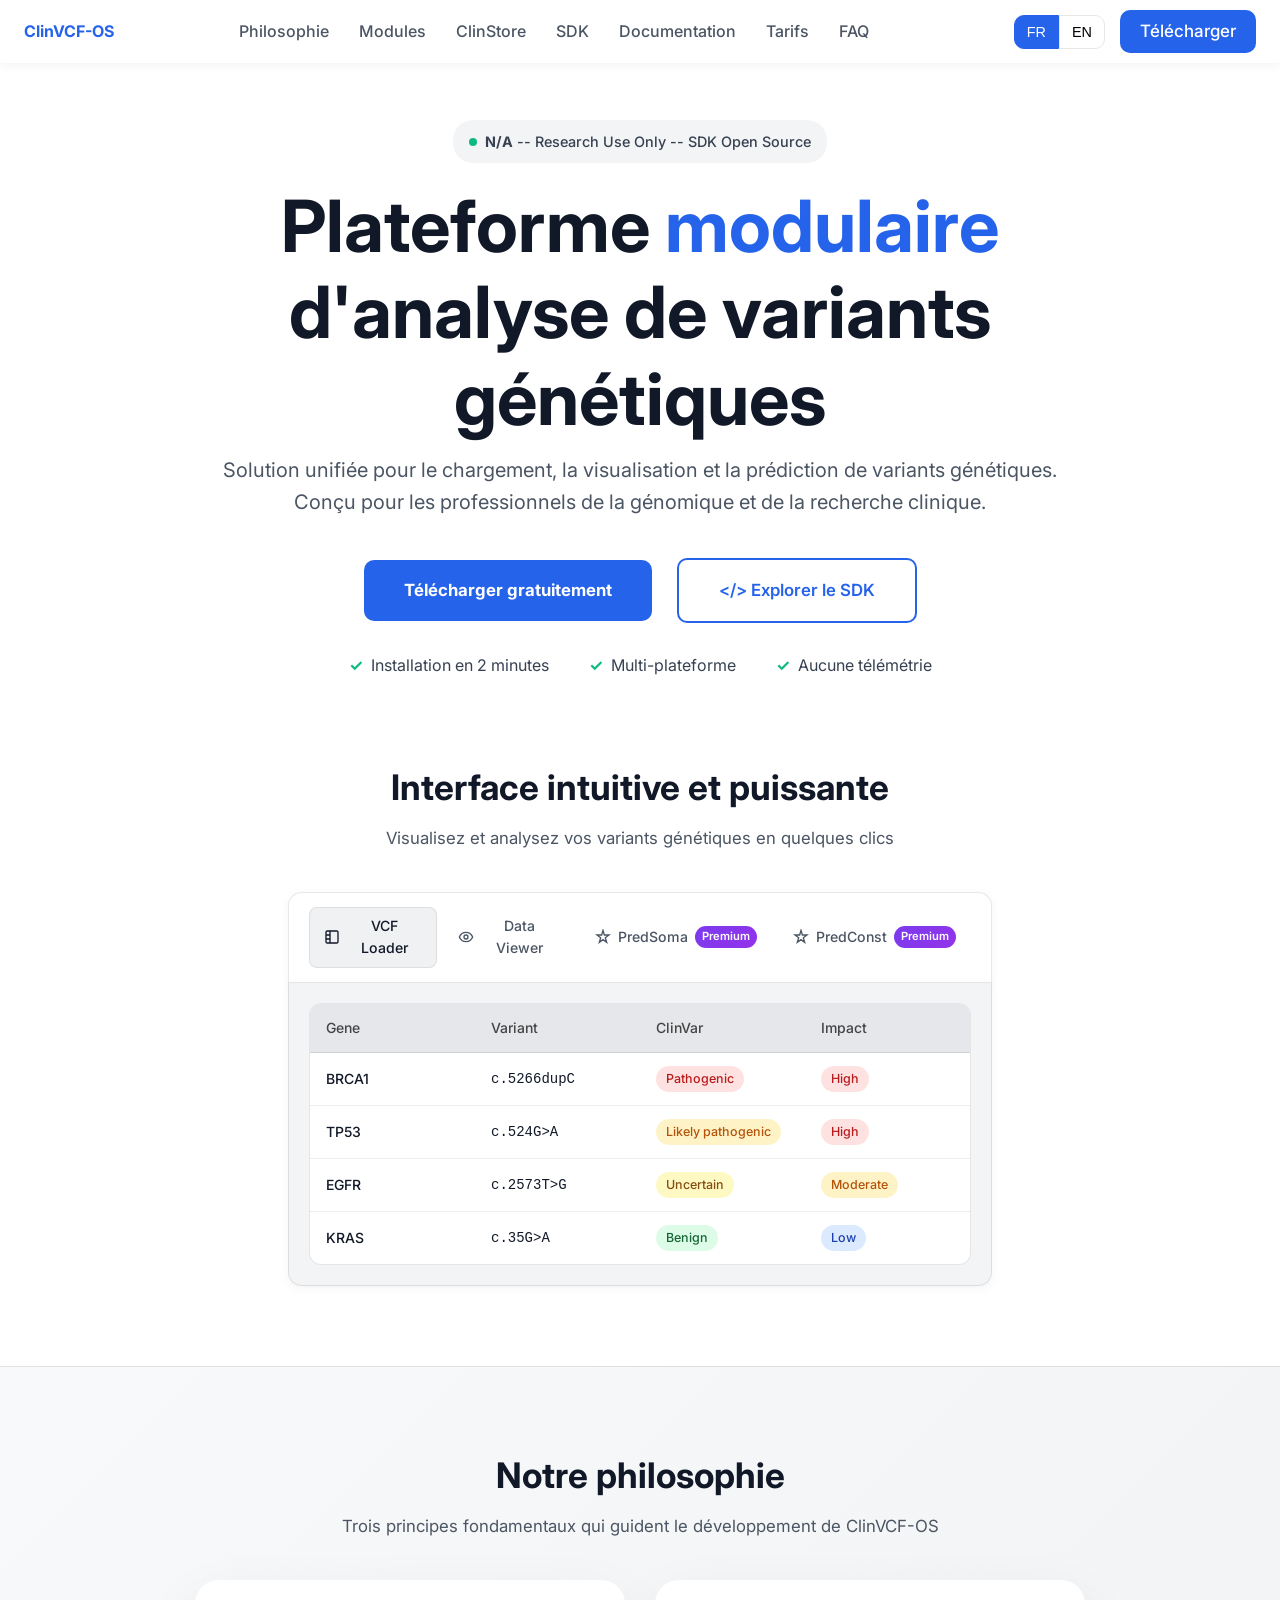
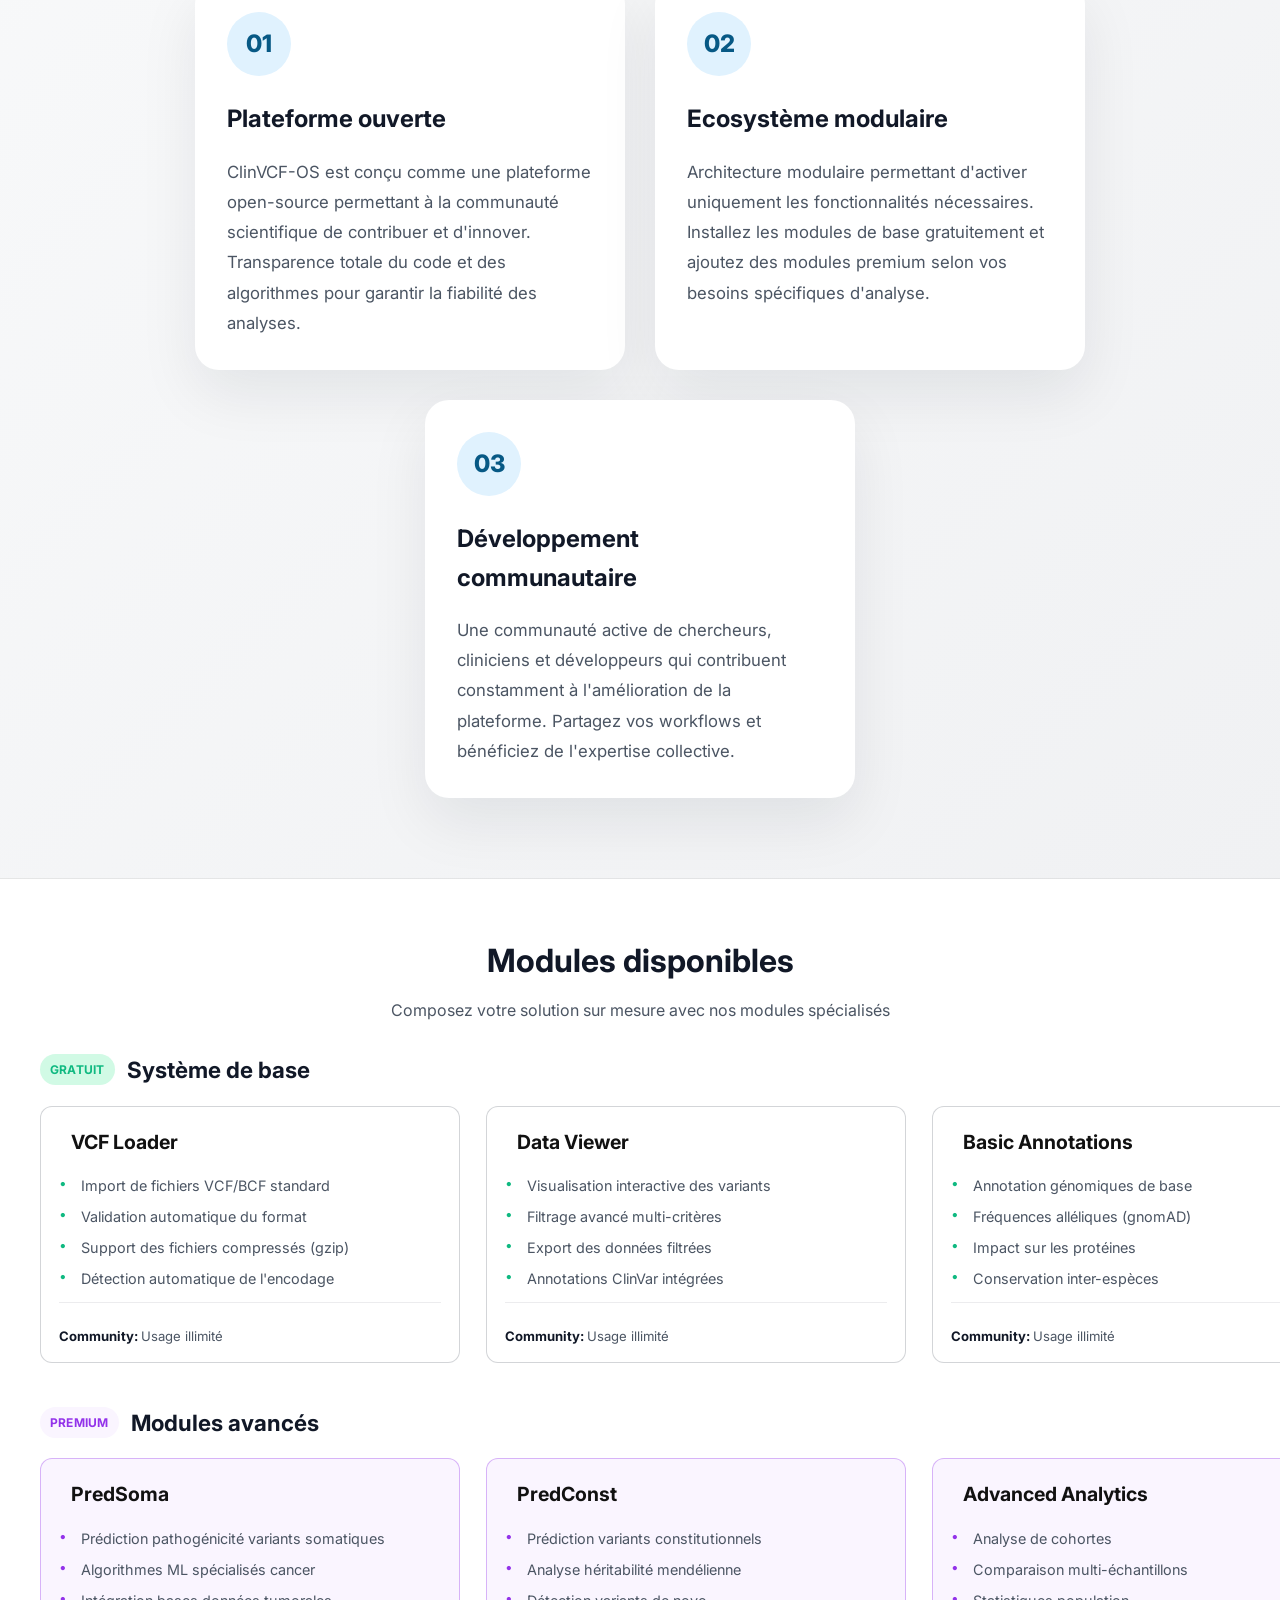
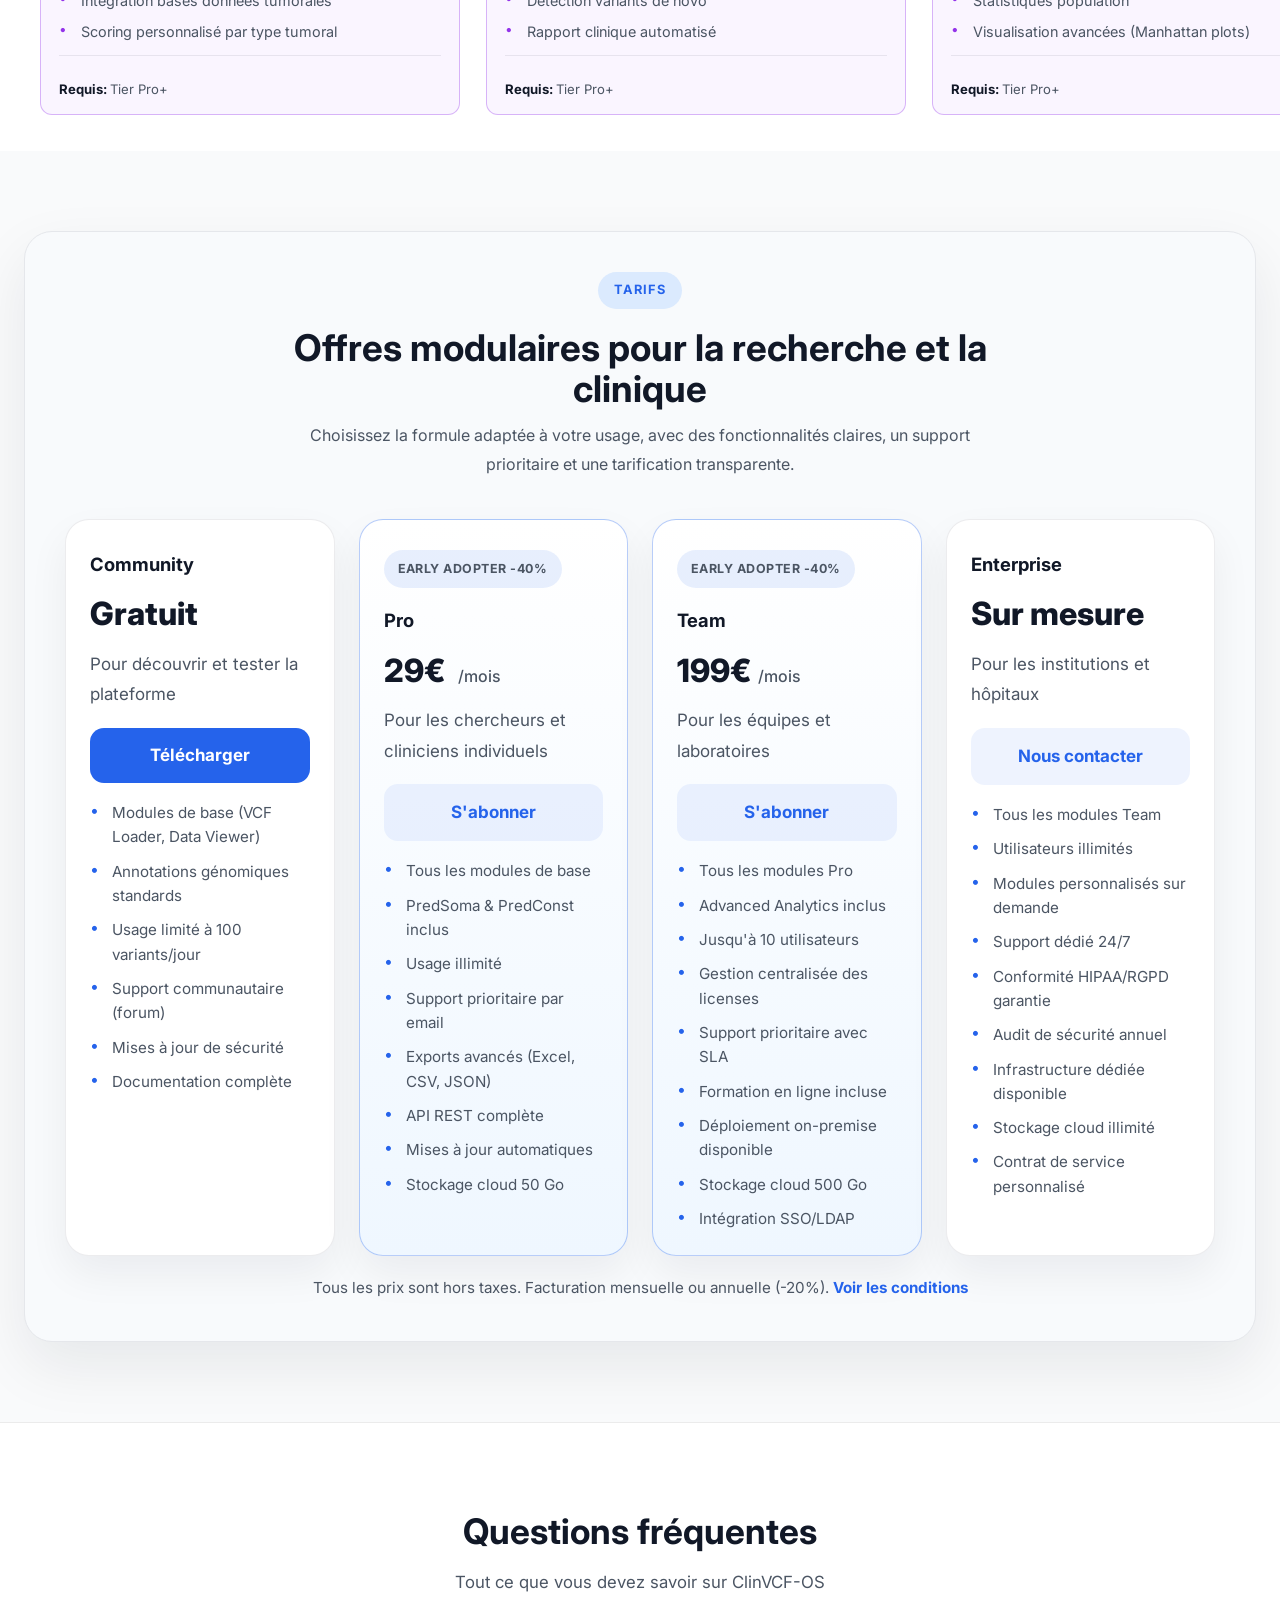
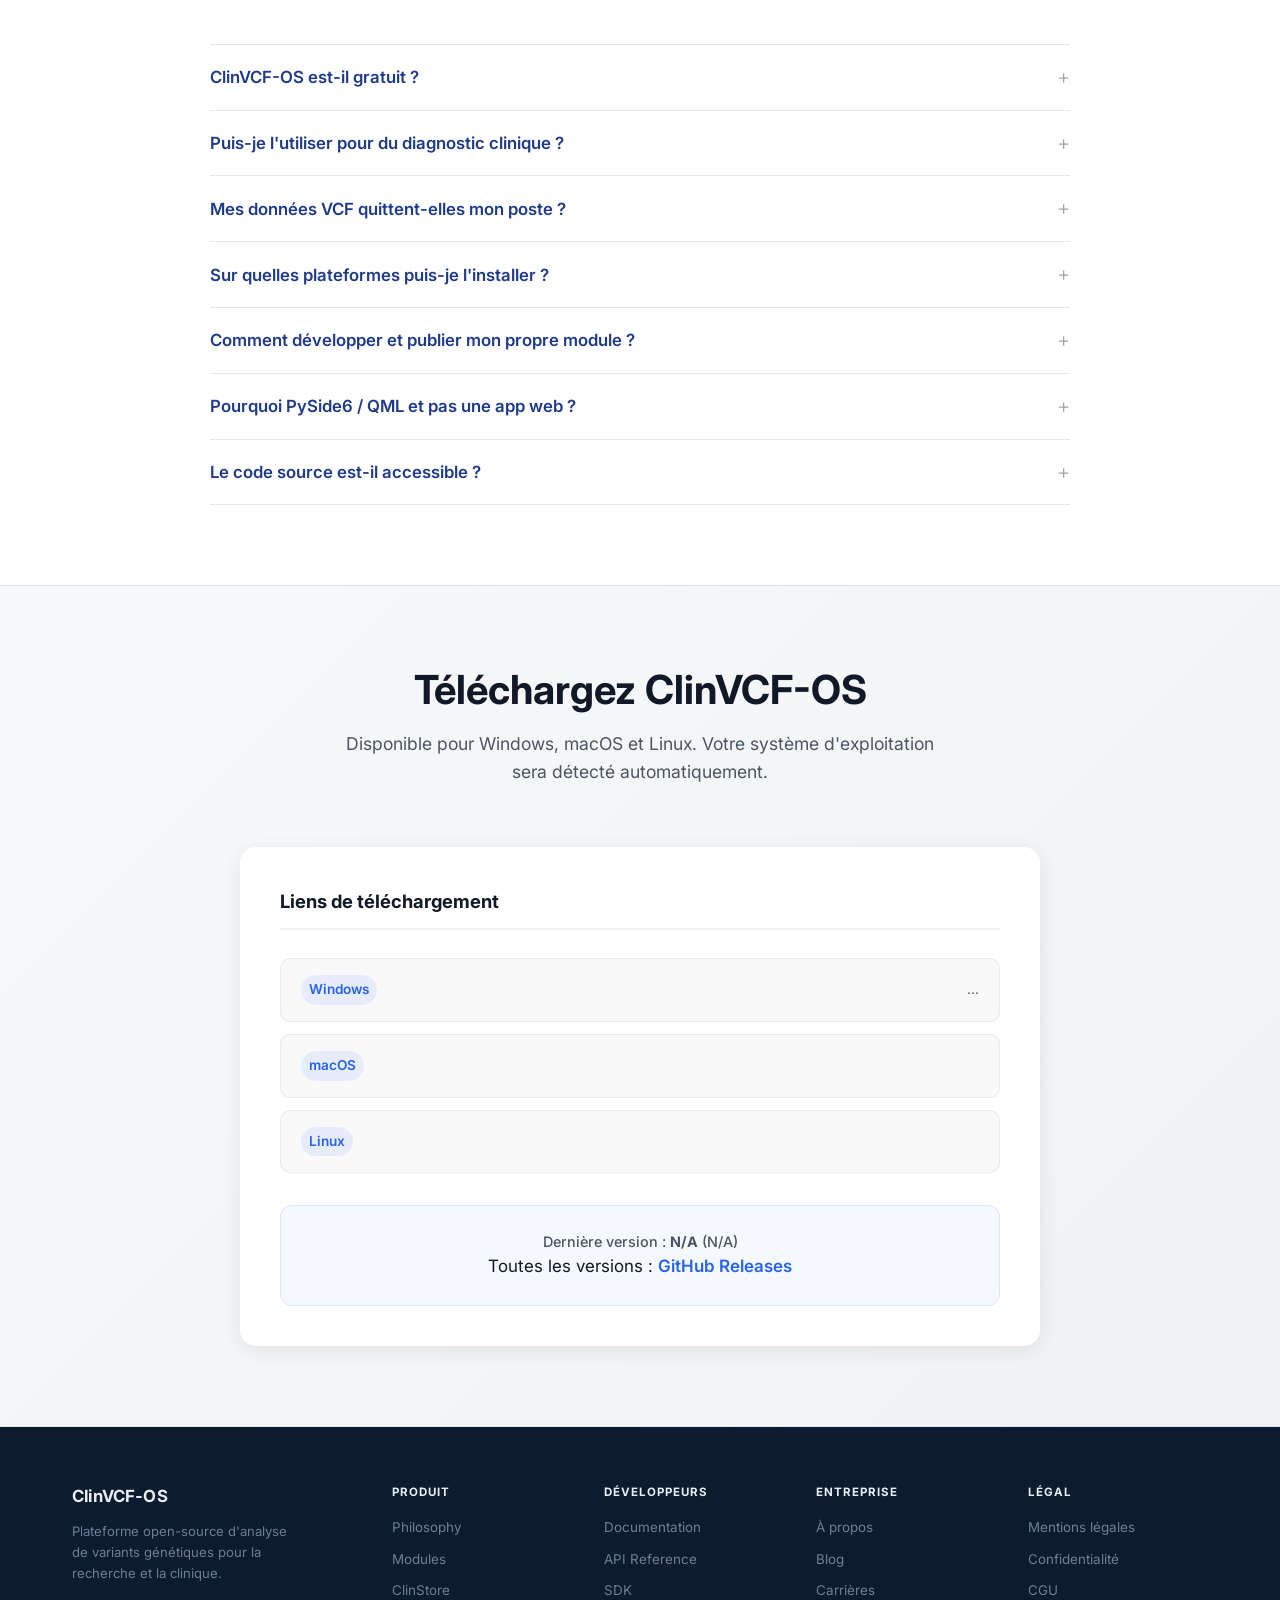
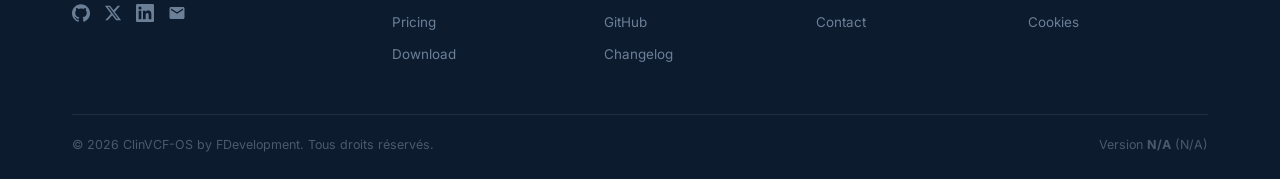
<file: site/index.html>
<!DOCTYPE html>
<html lang="fr">
<head>
    <meta charset="UTF-8">
    <title>ClinVCF-OS</title>
    <link href="https://fonts.googleapis.com/css2?family=Inter:wght@400;500;600;700&display=swap" rel="stylesheet">
    <link rel="stylesheet" href="styles/styles.css">
    <link rel="stylesheet" href="styles/responsive.css">
</head>
<body>
    <header>
        <div class="container">
            <nav class="navbar">
                <a href="#" class="logo">ClinVCF-OS</a>
                <button class="burger-menu" aria-label="Menu">
                    <span class="burger-line"></span>
                    <span class="burger-line"></span>
                    <span class="burger-line"></span>
                </button>
                <div class="nav-links">
                    <ul>
                        <li><a data-i18n="nav-philosophy" href="#philosphy-section">Philosophie</a></li>
                        <li><a data-i18n="nav-modules" href="#modules-section">Modules</a></li>
                        <li><a data-i18n="nav-clinstore" href="#">ClinStore</a></li>
                        <li><a data-i18n="nav-sdk" href="#">SDK</a></li>
                        <li><a data-i18n="nav-docs" href="#">Documentation</a></li>
                        <li><a data-i18n="nav-tarifs" href="#tarif-section">Tarifs</a></li>
                        <li><a href="#faq-section">FAQ</a></li>
                    </ul>
                </div>

                <div class="nav-actions">
                    <div class="language-toggle">
                        <button class="lang-btn active">FR</button>
                        <button class="lang-btn">EN</button>
                    </div>
                    <a data-i18n="btn-download" href="#download-section" class="download-btn">Télécharger</a>
                </div>
            </nav>
        </div>
    </header>

    <div class="hero">
        <div class="hero-content">
            <div class="hero-badge">
                <span class="badge-pulse"></span>
                <span class="badge-text" id="hero-badge-text"><strong class="release-version"></strong> -- Research Use Only -- SDK Open Source</span>
            </div>
            <h1 data-i18n="hero-text">Plateforme <span class="text-bleu">modulaire</span><br> d'analyse de variants<br> génétiques</h1>
            <p data-i18n="hero-text-2">Solution unifiée pour le chargement, la visualisation et la prédiction de variants génétiques.<br> Conçu pour les professionnels de la génomique et de la recherche clinique.</p>
        </div>
        <div class="hero-buttons">
            <a class="DL" data-i18n="btn-download-2" href="#download-section">Télécharger gratuitement</a>
            <a class="SDK" data-i18n="sdk-btn" href="#">&lt;/&gt; Explorer le SDK</a>
        </div>
        <div class="hero-content2">
            <p data-i18n="hero-content-1">Installation en 2 minutes</p>
            <p data-i18n="hero-content-2">Multi-plateforme</p>
            <p data-i18n="hero-content-3">Aucune télémétrie</p>
        </div>
    </div>

    <div class="interface">
        <h1 data-i18n="mockup-title">Interface intuitive et puissante</h1>
        <p data-i18n="mockup-subtitle">Visualisez et analyser vos variants génétiques en quelques clics</p>
    </div>

    <div class="tab-interface">
        <div class="tab-buttons">
            <a href="#" class="tab-btn active">
                <svg viewBox="0 0 24 24" fill="none" stroke="currentColor" stroke-width="2" aria-hidden="true"><rect x="3" y="3" width="18" height="18" rx="2"/><path d="M9 3v18M3 9h6M3 15h6"/></svg>
                VCF Loader
            </a>
            <a href="#" class="tab-btn">
                <svg viewBox="0 0 24 24" fill="none" stroke="currentColor" stroke-width="2" aria-hidden="true"><circle cx="12" cy="12" r="3"/><path d="M2 12s3-7 10-7 10 7 10 7-3 7-10 7-10-7-10-7z"/></svg>
                Data Viewer
            </a>
            <a href="#" class="tab-btn">
                <svg viewBox="0 0 24 24" fill="none" stroke="currentColor" stroke-width="2" aria-hidden="true"><path d="M12 2l2 7h7l-5.5 4 2 7L12 16l-5.5 4 2-7L3 9h7z"/></svg>
                PredSoma <span class="premium">Premium</span>
            </a>
            <a href="#" class="tab-btn">
                <svg viewBox="0 0 24 24" fill="none" stroke="currentColor" stroke-width="2" aria-hidden="true"><path d="M12 2l2 7h7l-5.5 4 2 7L12 16l-5.5 4 2-7L3 9h7z"/></svg>
                PredConst <span class="premium">Premium</span>
            </a>
        </div>
        <div class="tab">
            <div class="tab-content">
               <table>
                    <tr>
                        <th>Gene</th>
                        <th>Variant</th>
                        <th>ClinVar</th>
                        <th>Impact</th>
                    </tr>
                    <tr>
                        <td class="gene">BRCA1</td>
                        <td class="variant">c.5266dupC</td>
                        <td><span class="badge pathogenic">Pathogenic</span></td>
                        <td><span class="badge high">High</span></td>
                    </tr>
                    <tr>
                        <td class="gene">TP53</td>
                        <td class="variant">c.524G&gt;A</td>
                        <td><span class="badge l-pathogenic">Likely pathogenic</span></td>
                        <td><span class="badge high">High</span></td>
                    </tr>
                    <tr>
                        <td class="gene">EGFR</td>
                        <td class="variant">c.2573T&gt;G</td>
                        <td><span class="badge uncertain">Uncertain</span></td>
                        <td><span class="badge moderate">Moderate</span></td>
                    </tr>
                    <tr>
                        <td class="gene">KRAS</td>
                        <td class="variant">c.35G&gt;A</td>
                        <td><span class="badge benign">Benign</span></td>
                        <td><span class="badge low">Low</span></td>
                    </tr>
               </table>
            </div>
        </div>
    </div>

    <section id="philosphy-section" class="philosophy">
        <h1 data-i18n="philosophy-title">Notre philosophie</h1>
        <p data-i18n="philosophy-subtitle">Trois principes fondamentaux qui guident le développement de ClinVCF-OS</p>
        <div class="container">
            <div class="philosphy-cards">
                <div class="card">
                    <p>01</p>
                    <h2 data-i18n="card1-title">Plateforme ouverte</h2>
                    <p data-i18n="card1-text">ClinVCF-OS est conçu comme une plateforme open-source permettant à la communauté scientifique de contribuer et d'innover. Transparence totale du code et des algorithmes pour garantir la fiabilité des analyses</p>
                </div>
                <div class="card">
                    <p>02</p>
                    <h2 data-i18n="card2-title">Ecosystème modulaire</h2>
                    <p data-i18n="card2-text">Architecture modulaire permettant d'activer uniquement les fonctionnalités nécessaires. Installez les modules de base gratuitement et ajoutez des modules premium selon vos besoins spécifiques d'analyse.</p>
                </div>
                <div class="card">
                    <p>03</p>
                    <h2 data-i18n="card3-title">Développement communautaire</h2>
                    <p data-i18n="card3-text">Une comunauté active de chercheur, cliniciens et développeurs qui contribuent constamment à l'amélioration de la plateforme. Partagez vos workflows et bénéficiez de l'expertise collective.</p>
                </div>
            </div>
        </div>
    </section>

    <section id="modules-section" class="modules-section">
        <h1 data-i18n="modules-title">Modules disponibles</h1>
        <p data-i18n="modules-subtitle">Composez votre solution sur mesure avec nos modules spécialisés</p>
        <div class="container">
            <h2><span class="modules-gratuit">Gratuit</span>Système de base</h2>
            <div class="modules-cards-gratuit">
                <div class="cards">
                    <h3>VCF Loader</h3>
                    <ul>
                        <li>Import de fichiers VCF/BCF standard</li>
                        <li>Validation automatique du format</li>
                        <li>Support des fichiers compressés (gzip)</li>
                        <li>Détection automatique de l'encodage</li>
                    </ul>
                    <hr>
                    <p><span class="community">Community: </span>Usage illimité</p>
                </div>
                <div class="cards">
                    <h3>Data Viewer</h3>
                    <ul>
                        <li>Visualisation interactive des variants</li>
                        <li>Filtrage avancé multi-critères</li>
                        <li>Export des données filtrées</li>
                        <li>Annotations ClinVar intégrées</li>
                    </ul>
                    <hr>
                    <p><span class="community">Community: </span>Usage illimité</p>
                </div>
                <div class="cards">
                    <h3>Basic Annotations</h3>
                    <ul>
                        <li>Annotation génomiques de base</li>
                        <li>Fréquences alléliques (gnomAD)</li>
                        <li>Impact sur les protéines</li>
                        <li>Conservation inter-espèces</li>
                    </ul>
                    <hr>
                    <p><span class="community">Community: </span>Usage illimité</p>
                </div>
            </div>
            <h2><span class="modules-premium">Premium </span>Modules avancés</h2>
            <div class="modules-cards modules-cards-premium">
                <div class="cards">
                    <h3>PredSoma</h3>
                    <ul>
                        <li>Prédiction pathogénicité variants somatiques</li>
                        <li>Algorithmes ML spécialisés cancer</li>
                        <li>Intégration bases données tumorales</li>
                        <li>Scoring personnalisé par type tumoral</li>
                    </ul>
                    <hr>
                    <p><span class="require">Requis: </span>Tier Pro+</p>
                </div>
                <div class="cards">
                    <h3>PredConst</h3>
                    <ul>
                        <li>Prédiction variants constitutionnels</li>
                        <li>Analyse héritabilité mendélienne</li>
                        <li>Détection variants de novo</li>
                        <li>Rapport clinique automatisé</li>
                    </ul>
                    <hr>
                    <p><span class="require">Requis: </span>Tier Pro+</p>
                </div>
                <div class="cards">
                    <h3>Advanced Analytics</h3>
                    <ul>
                        <li>Analyse de cohortes</li>
                        <li>Comparaison multi-échantillons</li>
                        <li>Statistiques population</li>
                        <li>Visualisation avancées (Manhattan plots)</li>
                    </ul>
                    <hr>
                    <p><span class="require">Requis: </span>Tier Pro+</p>
                </div>
            </div>
        </div>
    </section>

    <section id="tarif-section" class="tarif-section">
        <div class="container">
            <div class="tarif-intro">
                <span data-i18n="tarif-label" class="section-label">Tarifs</span>
                <h1 data-i18n="tarif-title">Offres modulaires pour la recherche et la clinique</h1>
                <p data-i18n="tarif-subtitle">Choisissez la formule adaptée à votre usage, avec des fonctionnalités claires, un support prioritaire et une tarification transparente.</p>
            </div>
            <div class="tarif-grid">
                <div class="tarif-card">
                    <h3>Community</h3>
                    <h2>Gratuit</h2>
                    <p>Pour découvrir et tester la plateforme</p>
                    <a class="download-gratuit" href="#download-section">Télécharger</a>
                    <ul>
                        <li>Modules de base (VCF Loader, Data Viewer)</li>
                        <li>Annotations génomiques standards</li>
                        <li>Usage limité à 100 variants/jour</li>
                        <li>Support communautaire (forum)</li>
                        <li>Mises à jour de sécurité</li>
                        <li>Documentation complète</li>
                    </ul>
                </div>
                <div class="tarif-card featured">
                    <p class="promotion-tarif">Early Adopter -40%</p>
                    <h3>Pro</h3>
                    <h2>29€ <span class="tarif-mois">/mois</span></h2>
                    <p>Pour les chercheurs et cliniciens individuels</p>
                    <a href="#">S'abonner</a>
                    <ul>
                        <li>Tous les modules de base</li>
                        <li>PredSoma & PredConst inclus</li>
                        <li>Usage illimité</li>
                        <li>Support prioritaire par email</li>
                        <li>Exports avancés (Excel, CSV, JSON)</li>
                        <li>API REST complète</li>
                        <li>Mises à jour automatiques</li>
                        <li>Stockage cloud 50 Go</li>
                    </ul>
                </div>
                <div class="tarif-card featured">
                    <p class="promotion-tarif">Early Adopter -40%</p>
                    <h3>Team</h3>
                    <h2>199€<span class="tarif-mois">/mois</span></h2>
                    <p>Pour les équipes et laboratoires</p>
                    <a href="#">S'abonner</a>
                    <ul>
                        <li>Tous les modules Pro</li>
                        <li>Advanced Analytics inclus</li>
                        <li>Jusqu'à 10 utilisateurs</li>
                        <li>Gestion centralisée des licenses</li>
                        <li>Support prioritaire avec SLA</li>
                        <li>Formation en ligne incluse</li>
                        <li>Déploiement on-premise disponible</li>
                        <li>Stockage cloud 500 Go</li>
                        <li>Intégration SSO/LDAP</li>
                    </ul>
                </div>
                <div class="tarif-card">
                    <h3>Enterprise</h3>
                    <h2>Sur mesure</h2>
                    <p>Pour les institutions et hôpitaux</p>
                    <a class="tarif-contact" href="#">Nous contacter</a>
                    <ul>
                        <li>Tous les modules Team</li>
                        <li>Utilisateurs illimités</li>
                        <li>Modules personnalisés sur demande</li>
                        <li>Support dédié 24/7</li>
                        <li>Conformité HIPAA/RGPD garantie</li>
                        <li>Audit de sécurité annuel</li>
                        <li>Infrastructure dédiée disponible</li>
                        <li>Stockage cloud illimité</li>
                        <li>Contrat de service personnalisé</li>
                    </ul>
                </div>
            </div>
            <p data-i18n="tarif-note" class="tarif-note">Tous les prix sont hors taxes. Facturation mensuelle ou annuelle (-20%). <a class="conditions" href="#">Voir les conditions</a></p>
        </div>
    </section>

    <section id="faq-section" class="faq-section">
        <div class="faq-container">
            <h1>Questions fréquentes</h1>
            <p>Tout ce que vous devez savoir sur ClinVCF-OS</p>

            <div class="faq-item">
                <button class="faq-toggle">
                    <span>ClinVCF-OS est-il gratuit ?</span>
                    <span class="faq-icon">+</span>
                </button>
                <div class="faq-answer">
                    <p>ClinVCF-OS propose 4 niveaux de licence. Le tier Community est gratuit avec 5 analyses/mois. Pour des analyses illimitées, il faut souscrire un tier payant : Pro (€29/mois early-adopter), Team (€199/mois early-adopter, 5 sièges) ou Enterprise (sur devis). Le SDK qui permet de développer des modules tiers reste publié sous licence open-source MIT. Le code de l'application elle-même est propriétaire.</p>
                </div>
            </div>

            <div class="faq-item">
                <button class="faq-toggle">
                    <span>Puis-je l'utiliser pour du diagnostic clinique ?</span>
                    <span class="faq-icon">+</span>
                </button>
                <div class="faq-answer">
                    <p>Non. ClinVCF-OS est livré en Research Use Only (RUO). Il n'est pas un dispositif médical et n'est pas destiné à des usages diagnostiques. Si vous souhaitez développer un module certifié CE-IVD (ou FDA), c'est possible via le SDK — la conformité réglementaire relève du publieur du module.</p>
                </div>
            </div>

            <div class="faq-item">
                <button class="faq-toggle">
                    <span>Mes données VCF quittent-elles mon poste ?</span>
                    <span class="faq-icon">+</span>
                </button>
                <div class="faq-answer">
                    <p>Jamais par défaut. Le noyau et les modules système fonctionnent entièrement en local, sans télémétrie. Les modules premium qui effectuent des prédictions ML fonctionnent également localement avec les poids téléchargés. Vous restez en contrôle de vos données.</p>
                </div>
            </div>

            <div class="faq-item">
                <button class="faq-toggle">
                    <span>Sur quelles plateformes puis-je l'installer ?</span>
                    <span class="faq-icon">+</span>
                </button>
                <div class="faq-answer">
                    <p>Windows 10/11, macOS 12+, et les principales distributions Linux (Ubuntu, Debian, Fedora). L'application est construite avec PySide6 / Qt — une base native, réactive et cross-platform.</p>
                </div>
            </div>

            <div class="faq-item">
                <button class="faq-toggle">
                    <span>Comment développer et publier mon propre module ?</span>
                    <span class="faq-icon">+</span>
                </button>
                <div class="faq-answer">
                    <p>Un module est un dossier contenant un fichier manifest.json, un point d'entrée QML ou Python, et vos ressources. Vous empaquetez en .cvf (zip), signez, puis publiez sur le ClinStore. Nous prenons 30% sur les ventes payantes (standard de l'industrie).</p>
                </div>
            </div>

            <div class="faq-item">
                <button class="faq-toggle">
                    <span>Pourquoi PySide6 / QML et pas une app web ?</span>
                    <span class="faq-icon">+</span>
                </button>
                <div class="faq-answer">
                    <p>Performance sur gros fichiers VCF (plusieurs Go), intégration native avec le système de fichiers, et expérience utilisateur fluide sans dépendance à un navigateur. QML permet aux développeurs tiers d'écrire des interfaces riches avec un langage déclaratif accessible.</p>
                </div>
            </div>

            <div class="faq-item">
                <button class="faq-toggle">
                    <span>Le code source est-il accessible ?</span>
                    <span class="faq-icon">+</span>
                </button>
                <div class="faq-answer">
                    <p>Le SDK ClinVCF est entièrement open source sous licence MIT, hébergé sur GitHub — vous pouvez l'auditer, l'utiliser comme base pour vos propres modules, et contribuer à son évolution. Le noyau ClinVCF-OS, en revanche, est un logiciel propriétaire : son code source n'est pas public, mais son utilisation est libre et gratuite.</p>
                </div>
            </div>

        </div>
    </section>

    <section id="download-section" class="download-section">
        <div class="container">
            <div class="download-header">
                <h2 data-i18n="download-title">Téléchargez ClinVCF-OS</h2>
                <p data-i18n="download-subtitle">Disponible pour Windows, macOS et Linux. Votre système d'exploitation sera détecté automatiquement.</p>
            </div>
            <div class="download-list">
                <div class="download-group">
                    <h3 data-i18n="download-links-label" class="os-label">Liens de téléchargement</h3>
                    <a href="#" class="download-link" id="windows-link" data-os="windows">
                        <span class="download-name">
                            <span class="download-os">Windows</span>
                            <span id="windows-name"></span>
                        </span>
                        <span class="download-size" id="windows-size">...</span>
                    </a>
                    <a href="#" class="download-link" id="macos-link" data-os="macos">
                        <span class="download-name">
                            <span class="download-os">macOS</span>
                            <span id="macos-name"></span>
                        </span>
                        <span class="download-size" id="macos-size"></span>
                    </a>
                    <a href="#" class="download-link" id="linux-link" data-os="linux">
                        <span class="download-name">
                            <span class="download-os">Linux</span>
                            <span id="linux-name"></span>
                        </span>
                        <span class="download-size" id="linux-size"></span>
                    </a>
                </div>
                <div class="release-info">
                    <p id="release-date">Dernière version : <strong class="release-version"></strong> (<span class="release-published"></span>)</p>
                    <p id="release-link">Toutes les versions : <a href="https://github.com/ClinVCF/clinVCF-os/releases">GitHub Releases</a></p>
                </div>
            </div>
        </div>
    </section>
    <section class="footer">
    <div class="footer-inner">
        <div class="footer-grid">
            <div class="footer-brand">
                <div class="brand-name">ClinVCF-OS</div>
                <p>Plateforme open-source d'analyse de variants génétiques pour la recherche et la clinique.</p>
                <div class="social-links">
                <a href="#" aria-label="GitHub">
                    <svg viewBox="0 0 24 24" xmlns="http://www.w3.org/2000/svg"><path d="M12 .297c-6.63 0-12 5.373-12 12 0 5.303 3.438 9.8 8.205 11.385.6.113.82-.258.82-.577 0-.285-.01-1.04-.015-2.04-3.338.724-4.042-1.61-4.042-1.61-.546-1.387-1.333-1.757-1.333-1.757-1.089-.745.083-.729.083-.729 1.205.084 1.84 1.236 1.84 1.236 1.07 1.835 2.809 1.305 3.495.998.108-.776.418-1.305.76-1.605-2.665-.3-5.466-1.332-5.466-5.93 0-1.31.465-2.38 1.235-3.22-.135-.303-.54-1.523.105-3.176 0 0 1.005-.322 3.3 1.23a11.52 11.52 0 0 1 3.003-.404c1.02.005 2.047.138 3.006.404 2.29-1.552 3.292-1.23 3.292-1.23.646 1.653.242 2.873.12 3.176.765.84 1.232 1.91 1.232 3.22 0 4.61-2.807 5.625-5.479 5.92.43.372.823 1.102.823 2.222 0 1.606-.015 2.898-.015 3.293 0 .32.216.694.825.576C20.565 22.092 24 17.592 24 12.297c0-6.627-5.373-12-12-12"/></svg>
                </a>
                <a href="#" aria-label="Twitter">
                    <svg viewBox="0 0 24 24" xmlns="http://www.w3.org/2000/svg"><path d="M18.244 2.25h3.308l-7.227 8.26 8.502 11.24H16.17l-5.214-6.817L4.99 21.75H1.68l7.73-8.835L1.254 2.25H8.08l4.713 6.231zm-1.161 17.52h1.833L7.084 4.126H5.117z"/></svg>
                </a>
                <a href="#" aria-label="LinkedIn">
                    <svg viewBox="0 0 24 24" xmlns="http://www.w3.org/2000/svg"><path d="M20.447 20.452h-3.554v-5.569c0-1.328-.027-3.037-1.852-3.037-1.853 0-2.136 1.445-2.136 2.939v5.667H9.351V9h3.414v1.561h.046c.477-.9 1.637-1.85 3.37-1.85 3.601 0 4.267 2.37 4.267 5.455v6.286zM5.337 7.433a2.062 2.062 0 0 1-2.063-2.065 2.064 2.064 0 1 1 2.063 2.065zm1.782 13.019H3.555V9h3.564v11.452zM22.225 0H1.771C.792 0 0 .774 0 1.729v20.542C0 23.227.792 24 1.771 24h20.451C23.2 24 24 23.227 24 22.271V1.729C24 .774 23.2 0 22.222 0h.003z"/></svg>
                </a>
                <a href="#" aria-label="Email">
                    <svg viewBox="0 0 24 24" xmlns="http://www.w3.org/2000/svg"><path d="M20 4H4c-1.1 0-2 .9-2 2v12c0 1.1.9 2 2 2h16c1.1 0 2-.9 2-2V6c0-1.1-.9-2-2-2zm0 4-8 5-8-5V6l8 5 8-5v2z"/></svg>
                </a>
                </div>
            </div>
            <div class="footer-col">
                <h4>Produit</h4>
                <ul>
                <li><a href="#philosphy-section">Philosophy</a></li>
                <li><a href="#modules-section">Modules</a></li>
                <li><a href="https://www.fdevelopment.eu/clinVCF/store/">ClinStore</a></li>
                <li><a href="#tarif-section">Pricing</a></li>
                <li><a href="#download-section">Download</a></li>
                </ul>
            </div>
            <div class="footer-col">
                <h4>Développeurs</h4>
                <ul>
                <li><a href="https://www.fdevelopment.eu/clinVCF/docs/">Documentation</a></li>
                <li><a href="#">API Reference</a></li>
                <li><a href="https://www.fdevelopment.eu/clinVCF/sdk/">SDK</a></li>
                <li><a href="#">GitHub</a></li>
                <li><a href="#">Changelog</a></li>
                </ul>
            </div>
            <div class="footer-col">
                <h4>Entreprise</h4>
                <ul>
                <li><a href="#">À propos</a></li>
                <li><a href="#">Blog</a></li>
                <li><a href="#">Carrières</a></li>
                <li><a href="#">Contact</a></li>
                </ul>
            </div>
            <div class="footer-col">
                <h4>Légal</h4>
                <ul>
                <li><a href="#">Mentions légales</a></li>
                <li><a href="#">Confidentialité</a></li>
                <li><a href="#">CGU</a></li>
                <li><a href="#">Cookies</a></li>
                </ul>
            </div>
        </div>
        <div class="footer-bottom">
            <span>© 2026 ClinVCF-OS by FDevelopment. Tous droits réservés.</span>
            <span>Version <strong class="release-version"></strong> (<span class="release-published"></span>)</span>
        </div>
    </div>
    </section>
</body>
    <script src="scripts/download.js"></script>
    <script src="scripts/translate.js"></script>
    <script src="scripts/faq.js"></script>
    <script src="scripts/burger.js"></script>
</html>
</file>
<file: site/styles/styles.css>
:root {
    /* Couleurs principales */
    --blanc: #FFFFFF;
    --papier: #FFFDF7;
    --encre: #111827;
    --encre-secondaire: #374151;
    --texte-principal: #111827;
    --texte-secondaire: #4B5563;
    --accent-bleu: #2563EB;
    --accent-bleu-hover: #1D4ED8;
    --accent-bleu-clair: #DBEAFE;
    --accent-bleu-border: #BFDBFE;

    /* Couleurs secondaires */
    --violet: #9333EA;
    --violet-clair: #FAF5FF;
    --violet-border: #E9D5FF;

    /* Couleurs de statut */
    --succes: #10B981;
    --succes-clair: #D1FAE5;
    --danger: #EF4444;
    --danger-clair: #FEE2E2;
    --warning: #F59E0B;
    --warning-clair: #FFEDD5;
    --incertain: #FEF3C7;

    /* Nuances de gris */
    --gris-900: #111827;
    --gris-700: #374151;
    --gris-600: #4B5563;
    --gris-500: #6B7280;
    --gris-400: #9CA3AF;
    --gris-300: #D1D5DB;
    --gris-200: #E5E7EB;
    --gris-100: #F3F4F6;
    --gris-50: #F9FAFB;

    /* Bordure subtile */
    --bordure-subtile: #E5E7EB;
    --grey: var(--gris-100);
    --grey2: var(--gris-200);
    --accent-terre: #C17455;
}

html {
    scroll-behavior: smooth;
}

* {
    margin: 0;
    padding: 0;
    box-sizing: border-box;
}

body {
    font-family: 'Inter', sans-serif;
    font-size: 17px;
    line-height: 1.6;
    color: var(--texte-principal);
    background-color: var(--blanc);
    padding-top: 60px;
}

.container {
    max-width: 1400px;
    margin: 0 auto;
    padding: 0 24px;
}

/* Header */
header {
    background-color: white;
    padding: 10px 0;
    position: fixed;
    top: 0;
    left: 0;
    right: 0;
    z-index: 100;
    box-shadow: 0 2px 10px rgba(0, 0, 0, 0.05);
    transition: backdrop-filter 0.3s ease;
}

header.scrolled {
    backdrop-filter: blur(10px);
    background-color: rgba(255, 255, 255, 0.95);
    box-shadow: 0 4px 15px rgba(0, 0, 0, 0.1);
}

.navbar {
    display: flex;
    justify-content: space-between;
    align-items: center;
}

.logo {
    display: flex;
    align-items: center;
    gap: 10px;
    font-weight: 600;
    font-size: 1rem;
    color: var(--accent-bleu);
    text-decoration: none;
    font-weight: bold;
}

.nav-links ul {
    display: flex;
    list-style: none;
    gap: 30px;
}

.nav-links a {
    text-decoration: none;
    color: var(--texte-secondaire);
    font-size: 1rem;
    font-weight: 500;
    transition: color 0.3s;
}

.nav-links a:hover {
    color: var(--accent-bleu);
}

.nav-actions {
    display: flex;
    align-items: center;
    gap: 15px;
}

.language-toggle {
    display: flex;
}

.lang-btn {
    padding: 8px 12px;
    border: 1px solid var(--bordure-subtile);
    background: white;
    border-top-right-radius: 10px;
    border-bottom-right-radius: 10px;
    font-size: 0.9rem;
    cursor: pointer;
    transition: all 0.3s;
}

.lang-btn.active {
    background: var(--accent-bleu);
    border-top-left-radius: 10px;
    border-bottom-left-radius: 10px;
    border-top-right-radius: 0px;
    border-bottom-right-radius: 0px;
    color: white;
    border-color: var(--accent-bleu);
}

.download-btn {
    background: var(--accent-bleu);
    color: white;
    padding: 8px 20px;
    border: none;
    border-radius: 10px;
    font-weight: 500;
    cursor: pointer;
    text-decoration: none;
    display: flex;
    align-items: center;
    gap: 10px;
    transition: all 0.3s;
}

.download-btn:hover {
    background: var(--accent-bleu-hover);
    transform: translateY(-2px);
}

/* Hero */
.hero {
    width: min(1400px, 100%);
    margin: 60px auto 0;
    text-align: center;
}

.hero-content h1 {
    font-size: 4rem;
    color: var(--encre);
    margin: 0 0 12px 0;
    line-height: 1.2;
}

.hero-content p {
    font-size: 1.25rem;
    color: var(--texte-secondaire);
    margin-bottom: 30px;
}

.text-bleu {
    color: var(--accent-bleu);
}

.hero-buttons {
    margin-top: 40px;
    margin-bottom: 30px;
}

.hero-badge {
    display: inline-flex;
    align-items: center;
    gap: 8px;
    padding: 10px 16px;
    background-color: var(--grey);
    border-radius: 20px;
    font-size: 0.9rem;
    font-weight: 500;
    color: var(--encre-secondaire);
    margin-bottom: 20px;
}

.badge-pulse {
    width: 8px;
    height: 8px;
    background-color: var(--succes);
    border-radius: 50%;
    animation: pulse 2s infinite;
}

@keyframes pulse {
    0%   { opacity: 1; transform: scale(1); }
    50%  { opacity: 0.7; transform: scale(1.2); }
    100% { opacity: 1; transform: scale(1); }
}

.DL {
    justify-content: center;
    background-color: var(--accent-bleu);
    color: white;
    font-size: 1.05rem;
    padding: 17px 40px;
    border: none;
    border-radius: 10px;
    font-weight: bold;
    cursor: pointer;
    text-decoration: none;
    display: inline-flex;
    align-items: center;
    gap: 10px;
    transition: all 0.3s;
}

.DL:hover {
    background: var(--accent-bleu-hover);
    transform: translateY(-2px);
}

.SDK {
    justify-content: center;
    background-color: transparent;
    color: var(--accent-bleu);
    font-size: 1.05rem;
    padding: 16px 40px;
    border: 2px solid var(--accent-bleu);
    border-radius: 10px;
    font-weight: 600;
    cursor: pointer;
    text-decoration: none;
    display: inline-flex;
    align-items: center;
    gap: 10px;
    transition: all 0.3s;
    margin-left: 20px;
}

.SDK:hover {
    background: rgba(0, 123, 255, 0.05);
    transform: translateY(-2px);
}

.hero-content2 {
    display: flex;
    justify-content: center;
    align-items: center;
    gap: 40px;
    margin-top: 30px;
    font-size: 1.0rem;
}

.hero-content2 p {
    margin: 0;
    color: var(--encre-secondaire);
    display: flex;
    align-items: center;
    gap: 8px;
}

.hero-content2 p::before {
    content: "✓";
    color: var(--succes);
    font-weight: 700;
}

/* Interface section */
.interface {
    text-align: center;
    margin-top: 80px;
    margin-bottom: 40px;
}

.interface h1 {
    font-size: 2.2rem;
    font-weight: 700;
    color: var(--encre);
    margin-bottom: 10px;
}

.interface p {
    font-size: 1.05rem;
    color: var(--texte-secondaire);
}

/* Tab interface */
.tab-interface {
    text-align: center;
    margin: 0 auto 80px;
    width: 60%;
}

/* Tab buttons */
.tab-buttons {
    display: flex;
    justify-content: flex-start;
    align-items: center;
    gap: 6px;
    background-color: white;
    border-top-left-radius: 14px;
    border-top-right-radius: 14px;
    border: 1px solid rgba(0, 0, 0, 0.09);
    padding: 14px 20px;
    box-shadow: 0 2px 10px rgba(0, 0, 0, 0.05);
}

.tab-btn {
    display: inline-flex;
    align-items: center;
    gap: 7px;
    padding: 7px 14px;
    border-radius: 8px;
    border: 1px solid transparent;
    font-size: 0.88rem;
    font-weight: 500;
    color: var(--texte-secondaire);
    cursor: pointer;
    background: transparent;
    font-family: inherit;
    text-decoration: none;
    transition: all 0.2s;
}

.tab-btn svg {
    width: 16px;
    height: 16px;
    flex-shrink: 0;
}

.tab-btn.active {
    background: #f0f1f3;
    border-color: rgba(0, 0, 0, 0.08);
    color: var(--encre);
}

.tab-btn:hover:not(.active) {
    background: #f7f7f7;
    color: var(--encre);
}

/* Premium badge */
.premium {
    background: linear-gradient(135deg, #7c3aed, #9333ea);
    color: white;
    font-size: 0.7rem;
    font-weight: 600;
    padding: 2px 7px;
    border-radius: 999px;
}

/* Tab content */
.tab-content {
    background-color: var(--grey);
    border-bottom-left-radius: 14px;
    border-bottom-right-radius: 14px;
    border: 1px solid rgba(0, 0, 0, 0.09);
    border-top: none;
    padding: 20px;
    box-shadow: 0 2px 10px rgba(0, 0, 0, 0.05);
}

.tab-content table {
    width: 100%;
    border-collapse: separate;
    border-spacing: 0;
    table-layout: fixed;
    border: 1px solid rgba(0, 0, 0, 0.1);
    border-radius: 12px;
    overflow: hidden;
    background: white;
}

.tab-content th {
    width: 25%;
    text-align: left;
    padding: 13px 16px;
    background-color: var(--grey2);
    font-weight: 500;
    font-size: 0.875rem;
    color: #444;
    border-bottom: 1px solid rgba(0, 0, 0, 0.09);
}

.tab-content td {
    width: 25%;
    text-align: left;
    padding: 13px 16px;
    color: var(--encre);
    border-bottom: 1px solid rgba(0, 0, 0, 0.07);
    font-size: 0.875rem;
}

.tab-content tr:last-child td {
    border-bottom: none;
}

.gene {
    font-weight: 500;
}

.variant {
    font-family: monospace;
    font-size: 0.83rem;
    color: #444;
}

/* Badges ClinVar / Impact */
.badge {
    display: inline-block;
    padding: 3px 10px;
    border-radius: 999px;
    font-size: 0.78rem;
    font-weight: 500;
}

.pathogenic   { background: #fee2e2; color: #b91c1c; }
.l-pathogenic { background: #fef3c7; color: #b45309; }
.uncertain    { background: #fef9c3; color: #854d0e; }
.benign       { background: #dcfce7; color: #166534; }
.high         { background: #fee2e2; color: #b91c1c; }
.moderate     { background: #fef3c7; color: #b45309; }
.low          { background: #dbeafe; color: #1e40af; }

/* ========================================
   SECTION TÉLÉCHARGEMENT DYNAMIQUE
   ======================================== */

.download-section {
    background: linear-gradient(135deg, #f8f9fa 0%, #f0f1f3 100%);
    padding: 80px 24px;
    border-top: 1px solid rgba(0, 0, 0, 0.08);
    border-bottom: 1px solid rgba(0, 0, 0, 0.08);
}

.download-header {
    text-align: center;
    margin-bottom: 60px;
}

.download-header h2 {
    font-size: 2.5rem;
    font-weight: 700;
    color: var(--encre);
    margin-bottom: 16px;
    line-height: 1.2;
}

.download-header p {
    font-size: 1.1rem;
    color: var(--texte-secondaire);
    max-width: 600px;
    margin: 0 auto;
}

.download-content {
    display: flex;
    flex-direction: column;
    gap: 50px;
}

.os-selector {
    display: flex;
    justify-content: center;
    gap: 20px;
    flex-wrap: wrap;
}

.os-btn {
    position: relative;
    display: flex;
    flex-direction: column;
    align-items: center;
    gap: 12px;
    padding: 24px 32px;
    background-color: rgba(255, 255, 255, 0.6);
    border: 2px solid rgba(0, 0, 0, 0.08);
    border-radius: 14px;
    cursor: pointer;
    transition: all 0.3s ease;
    font-weight: 600;
    font-size: 1rem;
    color: var(--texte-secondaire);
    font-family: inherit;
}

.os-btn.btn--highlight::after {
    content: "Votre OS";
    position: absolute;
    top: 15px;
    right: -25px;
    transform: rotate(30deg);
    transform-origin: top right;
    background-color: var(--accent-bleu);
    color: white;
    border-radius: 999px;
    padding: 6px 10px;
    font-size: 0.75rem;
    font-weight: 700;
    box-shadow: 0 8px 18px rgba(0, 0, 0, 0.15);
}

.os-btn:hover {
    background-color: white;
    border-color: var(--accent-bleu);
    transform: translateY(-4px);
    box-shadow: 0 12px 32px rgba(0, 81, 255, 0.15);
}

.os-btn.btn--highlight {
    background-color: white;
    border-color: var(--accent-bleu);
    color: var(--accent-bleu);
    box-shadow: 0 12px 32px rgba(0, 81, 255, 0.25);
    font-weight: 700;
}

.os-icon {
    width: 36px;
    height: 36px;
    color: inherit;
}

.download-list {
    background-color: white;
    padding: 40px;
    border-radius: 16px;
    box-shadow: 0 4px 20px rgba(0, 0, 0, 0.08);
    display: flex;
    flex-direction: column;
    gap: 32px;
}

.download-group {
    display: flex;
    flex-direction: column;
    gap: 12px;
}

.os-label {
    font-size: 1.15rem;
    font-weight: 700;
    color: var(--encre);
    margin: 0 0 16px 0;
    padding-bottom: 12px;
    border-bottom: 2px solid rgba(0, 0, 0, 0.06);
}

.download-link {
    display: flex;
    justify-content: space-between;
    align-items: center;
    padding: 16px 20px;
    background-color: #f9f9f9;
    border: 1px solid rgba(0, 0, 0, 0.06);
    border-radius: 10px;
    text-decoration: none;
    color: var(--encre);
    transition: all 0.2s ease;
    cursor: pointer;
    font-size: 0.95rem;
}

.download-link:hover {
    background-color: rgba(0, 81, 255, 0.08);
    color: var(--encre);
    border-color: rgba(0, 81, 255, 0.3);
    transform: translateX(4px);
    box-shadow: 0 6px 16px rgba(0, 81, 255, 0.1);
}

.download-name {
    display: inline-flex;
    align-items: center;
    gap: 10px;
}

.download-os {
    display: inline-flex;
    align-items: center;
    padding: 4px 8px;
    border-radius: 999px;
    background-color: rgba(0, 81, 255, 0.08);
    color: var(--accent-bleu);
    font-size: 0.85rem;
    font-weight: 600;
}

.download-link .download-size {
    font-size: 0.85rem;
    opacity: 0.7;
}

.download-link:hover .download-size {
    opacity: 0.9;
}

.release-info {
    text-align: center;
    padding: 24px;
    background-color: rgba(0, 81, 255, 0.04);
    border-radius: 12px;
    border: 1px solid rgba(0, 81, 255, 0.1);
}

#release-date {
    font-size: 0.9rem;
    color: var(--texte-secondaire);
    font-weight: 500;
    margin: 0;
}

#release-link {
    margin: 0 !important;
}

#release-link a {
    color: var(--accent-bleu);
    text-decoration: none;
    font-weight: 600;
    transition: all 0.2s ease;
}

#release-link a:hover {
    text-decoration: underline;
}

.loading {
    text-align: center;
    padding: 60px 20px;
    color: var(--texte-secondaire);
    font-size: 1rem;
    animation: pulse-opacity 1.5s ease-in-out infinite;
}

@keyframes pulse-opacity {
    0%, 100% { opacity: 0.6; }
    50%       { opacity: 1; }
}

.error {
    text-align: center;
    padding: 40px 20px;
    color: #DC2626;
    font-size: 0.95rem;
    background-color: #FEE2E2;
    border-radius: 10px;
    border: 1px solid rgba(220, 38, 38, 0.2);
}

.error p { margin: 8px 0; }

.error a {
    color: #991B1B;
    text-decoration: underline;
    font-weight: 600;
}

.philosophy {
    text-align: center;
    margin-top: 80px;
    margin-bottom: 0;
    padding: 80px 24px;
    background: linear-gradient(135deg, #f8f9fa 0%, #f0f1f3 100%);
    border-top: 1px solid rgba(0, 0, 0, 0.08);
    border-bottom: 1px solid rgba(0, 0, 0, 0.08);
}

.philosophy h1 {
    font-size: 2.2rem;
    font-weight: 700;
    color: var(--encre);
    margin-bottom: 10px;
}

.philosophy p {
    font-size: 1.05rem;
    color: var(--texte-secondaire);
}

.philosophy .philosphy-cards {
    display: flex;
    justify-content: center;
    align-items: stretch;
    gap: 30px;
    flex-wrap: wrap;
    margin-top: 40px;
}

.philosophy .card {
    background: white;
    border-radius: 24px;
    box-shadow: 0 24px 60px rgba(15, 23, 42, 0.08);
    padding: 32px;
    max-width: 430px;
    width: 100%;
    display: flex;
    flex-direction: column;
    align-items: flex-start;
    text-align: left;
}

.philosophy .card p:first-child {
    width: 64px;
    height: 64px;
    margin: 0 0 24px 0;
    display: flex;
    align-items: center;
    justify-content: center;
    background-color: #E0F2FE;
    color: #075985;
    border-radius: 9999px;
    font-weight: 800;
    font-size: 1.5rem;
}

.philosophy .card h2 {
    font-size: 1.5rem;
    font-weight: 700;
    margin-bottom: 18px;
    color: var(--encre);
}

.philosophy .card p:last-child {
    color: var(--texte-secondaire);
    line-height: 1.8;
    margin: 0;
}

.modules-section {
    padding: 48px 16px 36px;
    background: white;
    max-width: 1320px;
    margin: 0 auto;
}

.modules-section h1 {
    font-size: 2rem;
    font-weight: 700;
    color: var(--encre);
    margin-top: 8px;
    margin-bottom: 12px;
    text-align: center;
}

.modules-section p {
    color: var(--texte-secondaire);
    font-size: 1rem;
    max-width: 680px;
    margin: 0 auto 28px;
    text-align: center;
}

.modules-section h2 {
    display: inline-flex;
    align-items: center;
    gap: 12px;
    font-size: 1.4rem;
    font-weight: 700;
    color: var(--encre);
    margin: 0 0 18px;
    width: 100%;
    justify-content: flex-start;
}

.modules-section .modules-gratuit,
.modules-section .modules-premium {
    display: inline-flex;
    align-items: center;
    justify-content: center;
    padding: 6px 10px;
    border-radius: 9999px;
    font-size: 0.75rem;
    font-weight: 700;
    letter-spacing: 0.02em;
    text-transform: uppercase;
}

.modules-section .modules-gratuit {
    background: var(--succes-clair);
    color: var(--succes);
}

.modules-section .modules-premium {
    background: var(--violet-clair);
    color: var(--violet);
}

.modules-section .modules-cards-gratuit,
.modules-section .modules-cards.modules-cards-premium {
    display: grid;
    grid-template-columns: repeat(3, minmax(420px, 1fr));
    gap: 26px;
    align-items: start;
    max-width: 1280px;
    margin: 0 auto;
}

.modules-section .modules-cards-gratuit {
    margin-bottom: 42px;
}

.modules-section .cards {
    background: white;
    border-radius: 12px;
    border: 1px solid rgba(15, 23, 42, 0.18);
    padding: 20px 18px 16px;
    box-shadow: none;
    display: flex;
    flex-direction: column;
    gap: 12px;
    min-height: 250px;
    position: relative;
    transition: transform 0.25s ease;
}

.modules-section .cards:hover {
    transform: none;
    border-color: rgba(37, 99, 235, 0.8);
    box-shadow: -6px 8px 22px rgba(37, 99, 235, 0.14), 6px 8px 22px rgba(37, 99, 235, 0.1);
}

.modules-section .modules-cards.modules-cards-premium .cards {
    background: var(--violet-clair);
    border-color: rgba(147, 51, 234, 0.34);
}

.modules-section .modules-cards.modules-cards-premium .cards:hover {
    border-color: rgba(147, 51, 234, 0.8);
    box-shadow: -6px 8px 22px rgba(147, 51, 234, 0.16), 6px 8px 22px rgba(147, 51, 234, 0.1);
}

.modules-section .cards h3 {
    font-size: 1.22rem;
    margin: 0 0 4px;
    color: #111111;
    padding-left: 12px;
}

.modules-section .cards ul {
    list-style: none;
    padding: 0;
    margin: 0;
    display: grid;
    gap: 8px;
    color: var(--texte-secondaire);
    font-size: 0.9rem;
    margin-top: 0;
}

.modules-section .cards li {
    position: relative;
    padding-left: 1.4rem;
}

.modules-section .cards li:before {
    content: '•';
    position: absolute;
    left: 0;
    top: 0;
    color: var(--succes);
    font-size: 0.85rem;
    line-height: 1.4;
}

.modules-section .modules-cards.modules-cards-premium .cards li:before {
    color: var(--violet);
}

.tarif-section {
    padding: 80px 24px;
    background: var(--gris-50);
}

.tarif-section .container {
    max-width: 1320px;
    margin: 0 auto;
    padding: 40px;
    background: #F8FAFC;
    border: 1px solid var(--gris-200);
    border-radius: 28px;
    box-shadow: 0 24px 60px rgba(15, 23, 42, 0.08);
}

.tarif-intro {
    text-align: center;
    max-width: 720px;
    margin: 0 auto 40px;
}

.tarif-intro .section-label {
    display: inline-flex;
    align-items: center;
    justify-content: center;
    padding: 8px 16px;
    border-radius: 9999px;
    background: var(--accent-bleu-clair);
    color: var(--accent-bleu);
    font-size: 0.8rem;
    font-weight: 700;
    letter-spacing: 0.08em;
    text-transform: uppercase;
}

.tarif-intro h1 {
    font-size: 2.3rem;
    font-weight: 700;
    color: var(--gris-900);
    margin: 18px 0 12px;
    line-height: 1.12;
}

.tarif-intro p {
    color: var(--texte-secondaire);
    font-size: 1rem;
    line-height: 1.8;
    margin: 0 auto;
}

.tarif-grid {
    display: grid;
    grid-template-columns: repeat(4, minmax(240px, 1fr));
    gap: 24px;
}

.tarif-card {
    background: white;
    border-radius: 24px;
    border: 1px solid rgba(15, 23, 42, 0.08);
    padding: 30px 24px 24px;
    display: flex;
    flex-direction: column;
    gap: 18px;
    box-shadow: 0 18px 40px rgba(15, 23, 42, 0.06);
    transition: transform 0.25s ease, box-shadow 0.25s ease, border-color 0.25s ease;
}

.tarif-card:hover {
    transform: translateY(-3px);
    border-color: rgba(37, 99, 235, 0.28);
    box-shadow: 0 22px 50px rgba(15, 23, 42, 0.12);
}

.tarif-card.featured {
    background: linear-gradient(180deg, #ffffff 0%, #eff7ff 100%);
    border-color: rgba(37, 99, 235, 0.32);
}

.promotion-tarif {
    align-self: flex-start;
    background: rgba(37, 99, 235, 0.1);
    color: var(--accent-bleu);
    padding: 8px 14px;
    border-radius: 9999px;
    font-size: 0.78rem;
    font-weight: 700;
    text-transform: uppercase;
    letter-spacing: 0.04em;
    margin-bottom: 4px;
}

.tarif-card h3 {
    font-size: 1.15rem;
    font-weight: 700;
    color: var(--gris-900);
    margin: 0;
}

.tarif-card h2 {
    font-size: 2rem;
    font-weight: 800;
    color: var(--encre);
    margin: 0;
    line-height: 1.05;
}

.tarif-mois {
    font-size: 1rem;
    color: var(--texte-secondaire);
    font-weight: 500;
    margin-left: 6px;
}

.tarif-card p {
    color: var(--texte-secondaire);
    line-height: 1.8;
    margin: 0;
}

.tarif-card ul {
    list-style: none;
    padding: 0;
    margin: 0;
    display: grid;
    gap: 10px;
    color: var(--texte-secondaire);
    font-size: 0.95rem;
}

.tarif-card li {
    position: relative;
    padding-left: 1.4rem;
}

.tarif-card li::before {
    content: '•';
    position: absolute;
    left: 0;
    top: 0;
    color: var(--accent-bleu);
    font-size: 1rem;
    line-height: 1.2;
}

.tarif-card a {
    display: inline-flex;
    align-items: center;
    justify-content: center;
    padding: 14px 18px;
    border-radius: 14px;
    text-decoration: none;
    font-weight: 700;
    transition: all 0.25s ease;
}

.download-gratuit {
    background: var(--accent-bleu);
    color: white;
}

.download-gratuit:hover {
    background: var(--accent-bleu-hover);
}

.tarif-card a:not(.download-gratuit) {
    background: rgba(37, 99, 235, 0.08);
    color: var(--accent-bleu);
    border: 1px solid transparent;
}

.tarif-contact {
    background: transparent;
    color: var(--accent-bleu);
    border: 1px solid rgba(37, 99, 235, 0.18);
}

.tarif-note {
    color: var(--texte-secondaire);
    text-align: center;
    font-size: 0.95rem;
    margin-top: 20px;
}

.tarif-note a.conditions {
    color: var(--accent-bleu);
    text-decoration: none;
    font-weight: 700;
}

.tarif-note a.conditions:hover {
    text-decoration: underline;
}


.modules-section .cards hr {
    border: none;
    height: 1px;
    background: rgba(15, 23, 42, 0.08);
    margin: 0;
}

.modules-section .cards p {
    margin: 0;
    color: var(--texte-secondaire);
    font-size: 0.98rem;
}

.modules-section .cards p:last-child {
    margin-top: 12px;
    line-height: 1.4;
    font-size: 0.82rem;
    text-align: left;
}

.modules-section .cards .community,
.modules-section .cards .require {
    font-weight: 700;
    color: var(--encre);
    font-size: 0.82rem;
}

.modules-section .cards .community + span,
.modules-section .cards .require + span {
    font-weight: 400;
}

.download-section {
    padding: 80px 24px;
    background: linear-gradient(135deg, #f8f9fa 0%, #f0f1f3 100%);
    border-top: 1px solid rgba(0, 0, 0, 0.08);
    border-bottom: 1px solid rgba(0, 0, 0, 0.08);
}

.download-header {
    text-align: center;
    margin-bottom: 60px;
}

.download-header h2 {
    font-size: 2.5rem;
    font-weight: 700;
    color: var(--encre);
    margin-bottom: 16px;
    line-height: 1.2;
}

.download-header p {
    font-size: 1.1rem;
    color: var(--texte-secondaire);
    max-width: 600px;
    margin: 0 auto;
}

.os-selector {
    display: flex;
    justify-content: center;
    gap: 20px;
    flex-wrap: wrap;
    margin-bottom: 50px;
}

.os-btn {
    position: relative;
    display: flex;
    flex-direction: column;
    align-items: center;
    gap: 12px;
    padding: 24px 32px;
    background-color: rgba(255, 255, 255, 0.6);
    border: 2px solid rgba(0, 0, 0, 0.08);
    border-radius: 14px;
    cursor: pointer;
    transition: all 0.3s ease;
    font-weight: 600;
    font-size: 1rem;
    color: var(--texte-secondaire);
    font-family: inherit;
}

.os-btn.btn--highlight {
    background-color: white;
    border-color: var(--accent-bleu);
    color: var(--accent-bleu);
    box-shadow: 0 12px 32px rgba(0, 81, 255, 0.25);
    font-weight: 700;
}

.os-btn.btn--highlight::after {
    content: "Votre OS";
    position: absolute;
    top: -10px;
    right: -25px;
    transform: rotate(30deg);
    transform-origin: top right;
    background-color: var(--accent-bleu);
    color: white;
    border-radius: 999px;
    padding: 6px 10px;
    font-size: 0.75rem;
    font-weight: 700;
    box-shadow: 0 8px 18px rgba(0, 0, 0, 0.15);
}

.os-btn:hover:not(.btn--highlight) {
    background-color: white;
    border-color: var(--accent-bleu);
    transform: translateY(-4px);
    box-shadow: 0 12px 32px rgba(0, 81, 255, 0.15);
}

.os-icon {
    width: 36px;
    height: 36px;
    color: inherit;
}

.download-list {
    background-color: white;
    padding: 40px;
    border-radius: 16px;
    box-shadow: 0 4px 20px rgba(0, 0, 0, 0.08);
    display: flex;
    flex-direction: column;
    gap: 32px;
    max-width: 800px;
    margin: 0 auto;
}

.download-group {
    display: flex;
    flex-direction: column;
    gap: 12px;
}

.os-label {
    font-size: 1.15rem;
    font-weight: 700;
    color: var(--encre);
    margin: 0 0 16px 0;
    padding-bottom: 12px;
    border-bottom: 2px solid rgba(0, 0, 0, 0.06);
}

.download-link {
    display: flex;
    justify-content: space-between;
    align-items: center;
    padding: 16px 20px;
    background-color: #f9f9f9;
    border: 1px solid rgba(0, 0, 0, 0.06);
    border-radius: 10px;
    text-decoration: none;
    color: var(--encre);
    transition: all 0.2s ease;
    cursor: pointer;
    font-size: 0.95rem;
}

.download-link:hover {
    background-color: rgba(0, 81, 255, 0.08);
    color: var(--encre);
    border-color: rgba(0, 81, 255, 0.3);
    transform: translateX(4px);
    box-shadow: 0 6px 16px rgba(0, 81, 255, 0.1);
}

.download-name {
    display: inline-flex;
    align-items: center;
    gap: 10px;
}

.download-os {
    display: inline-flex;
    align-items: center;
    padding: 4px 8px;
    border-radius: 999px;
    background-color: rgba(0, 81, 255, 0.08);
    color: var(--accent-bleu);
    font-size: 0.85rem;
    font-weight: 600;
}

.download-link .download-size {
    font-size: 0.85rem;
    opacity: 0.7;
}

.download-link:hover .download-size {
    opacity: 0.9;
}

.release-info {
    text-align: center;
    padding: 24px;
    background-color: rgba(0, 81, 255, 0.04);
    border-radius: 12px;
    border: 1px solid rgba(0, 81, 255, 0.1);
}

#release-date {
    font-size: 0.9rem;
    color: var(--texte-secondaire);
    font-weight: 500;
    margin: 0;
}

#release-link {
    margin: 8px 0 0 0;
}

#release-link a {
    color: var(--accent-bleu);
    text-decoration: none;
    font-weight: 600;
    transition: all 0.2s ease;
}

#release-link a:hover {
    text-decoration: underline;
}

/* Surbrillance pour les liens de téléchargement */
.download-link.btn--highlight {
    background-color: white;
    border-color: var(--accent-bleu);
    color: var(--accent-bleu);
    box-shadow: 0 8px 20px rgba(37, 99, 235, 0.2);
    font-weight: 700;
}

.download-link.btn--highlight .download-os {
    background-color: var(--accent-bleu);
    color: white;
}

.download-link.btn--highlight .download-name span:not(.download-os) {
    color: var(--encre);
}

.faq-section {
    padding: 80px 24px;
    background: white;
    border-top: 1px solid rgba(0, 0, 0, 0.08);
}

.faq-container {
    max-width: 860px;
    margin: 0 auto;
}

.faq-section h1 {
    font-size: 2.2rem;
    font-weight: 700;
    color: var(--encre);
    margin-bottom: 10px;
    text-align: center;
}

.faq-section > .faq-container > p {
    text-align: center;
    color: var(--texte-secondaire);
    font-size: 1.05rem;
    margin-bottom: 48px;
}

.faq-item {
    background: transparent;
    border: none;
    border-radius: 0;
    margin-bottom: 0;
    border-bottom: 1px solid var(--gris-200);
}

.faq-item:first-of-type {
    border-top: 1px solid var(--gris-200);
}

.faq-toggle {
    width: 100%;
    display: flex;
    justify-content: space-between;
    align-items: center;
    background: none;
    border: none;
    padding: 22px 0;
    font-size: 1.05rem;
    font-weight: 600;
    color: #1e3a8a;
    cursor: pointer;
    text-align: left;
    font-family: inherit;
    gap: 24px;
}

.faq-toggle:hover {
    color: var(--accent-bleu);
    background: none;
}

.faq-item.active .faq-toggle {
    color: #1e3a8a;
}

.faq-icon {
    font-size: 1.3rem;
    color: var(--gris-400);
    font-weight: 300;
    flex-shrink: 0;
    line-height: 1;
}

.faq-item.active .faq-icon {
    color: var(--encre);
}

.faq-answer {
    max-height: 0;
    overflow: hidden;
    transition: max-height 0.3s ease-out, padding 0.3s ease-out;
    padding: 0;
}

.faq-item.active .faq-answer {
    max-height: 400px;
    padding-bottom: 22px;
}

.faq-answer p {
    color: var(--texte-secondaire);
    line-height: 1.8;
    font-size: 0.97rem;
    margin: 0;
}

.footer {
  background: #0d1b2e;
  color: #8b9ab0;
  font-size: 0.85rem;
  line-height: 1.6;
}
 
.footer-inner {
  max-width: 1200px;
  margin: 0 auto;
  padding: 56px 32px 0;
}
 
/* ── GRILLE PRINCIPALE ── */
.footer-grid {
  display: grid;
  grid-template-columns: 1.6fr 1fr 1fr 1fr 1fr;
  gap: 32px;
  padding-bottom: 48px;
  border-bottom: 1px solid #1e2f45;
}
 
/* ── COLONNE BRAND ── */
.footer-brand .brand-name {
  font-size: 1.05rem;
  font-weight: 700;
  color: #e8edf3;
  margin-bottom: 12px;
  letter-spacing: 0.01em;
}
 
.footer-brand p {
  font-size: 0.82rem;
  color: #6b7f96;
  max-width: 220px;
  margin-bottom: 20px;
}
 
.social-links {
  display: flex;
  gap: 14px;
  align-items: center;
}
 
.social-links a {
  color: #6b7f96;
  text-decoration: none;
  transition: color 0.2s;
  display: flex;
  align-items: center;
}
 
.social-links a:hover {
  color: #e8edf3;
}
 
.social-links svg {
  width: 18px;
  height: 18px;
  fill: currentColor;
}
 
/* ── COLONNES NAV ── */
.footer-col h4 {
  font-size: 0.72rem;
  font-weight: 700;
  letter-spacing: 0.09em;
  text-transform: uppercase;
  color: #e8edf3;
  margin-bottom: 16px;
}
 
.footer-col ul {
  list-style: none;
  display: flex;
  flex-direction: column;
  gap: 10px;
}
 
.footer-col ul li a {
  color: #6b7f96;
  text-decoration: none;
  font-size: 0.84rem;
  transition: color 0.2s;
}
 
.footer-col ul li a:hover {
  color: #e8edf3;
}
 
/* ── BARRE DU BAS ── */
.footer-bottom {
  display: flex;
  justify-content: space-between;
  align-items: center;
  padding: 20px 0 24px;
  font-size: 0.78rem;
  color: #4a5a6e;
  flex-wrap: wrap;
  gap: 8px;
}
</file>
<file: site/styles/responsive.css>
/* ========================================
   RESPONSIVE DESIGN - ClinVCF-OS (COMPLET)
   ======================================== */

 /* ========== MENU BURGER (Base) ========== */
.burger-menu {
    display: none;
    background: none;
    border: none;
    cursor: pointer;
    padding: 10px;
    z-index: 1000;
    margin-left: auto;
}

.burger-line {
    display: block;
    width: 25px;
    height: 3px;
    background-color: #111827;
    margin: 5px 0;
    transition: all 0.3s ease;
}

.burger-menu.active .burger-line:nth-child(1) {
    transform: rotate(45deg) translate(5px, 5px);
}
.burger-menu.active .burger-line:nth-child(2) {
    opacity: 0;
}
.burger-menu.active .burger-line:nth-child(3) {
    transform: rotate(-45deg) translate(7px, -6px);
}

/* ========== MOBILE - < 768px ========== */
@media (max-width: 767px) {
    body {
        font-size: 16px;
        padding-top: 70px;
    }

    /* Header avec menu burger */
    header {
        padding: 12px 0;
        position: fixed;
        top: 0;
        left: 0;
        right: 0;
        z-index: 1000;
        background-color: white;
        box-shadow: 0 2px 10px rgba(0, 0, 0, 0.05);
    }

    .navbar {
        display: flex;
        align-items: center;
        gap: 15px;
    }

    .burger-menu {
        display: block;
    }

    .nav-links {
        position: fixed;
        top: 70px;
        left: 0;
        width: 100%;
        background-color: white;
        box-shadow: 0 4px 12px rgba(0, 0, 0, 0.1);
        padding: 20px;
        transform: translateY(-100%);
        opacity: 0;
        transition: all 0.3s ease;
        z-index: 999;
    }

    .nav-links.active {
        transform: translateY(0);
        opacity: 1;
    }

    .nav-links ul {
        flex-direction: column;
        gap: 0;
        text-align: center;
    }

    .nav-links li {
        margin: 10px 0;
    }

    .nav-links a {
        display: block;
        padding: 10px;
        color: #111827;
        font-weight: 500;
        font-size: 0.9rem;
    }

    .nav-links a:hover {
        color: #2563EB;
        background-color: #f0f1f3;
        border-radius: 8px;
    }

    .nav-actions {
        width: auto;
        margin-left: 0;
    }

    .language-toggle {
        order: 0;
    }

    .download-btn {
        order: 1;
        margin-left: 10px;
        padding: 6px 16px;
        font-size: 0.85rem;
    }

    .container {
        padding: 0 20px;
    }

    /* Hero */
    .hero {
        margin: 80px auto 0;
        text-align: center;
    }

    .hero-content h1 {
        font-size: 2.2rem;
        line-height: 1.3;
    }

    .hero-content p {
        font-size: 1rem;
        margin-bottom: 24px;
    }

    .hero-badge {
        margin-bottom: 16px;
    }

    .hero-badge-text {
        font-size: 0.8rem;
    }

    .hero-buttons {
        flex-direction: column;
        align-items: center;
        gap: 12px;
        margin-bottom: 24px;
    }

    .DL, .SDK {
        width: 100%;
        max-width: 280px;
        padding: 14px 24px;
        font-size: 0.95rem;
    }

    .SDK {
        margin-left: 0;
    }

    .hero-content2 {
        flex-direction: column;
        gap: 12px;
        margin-top: 24px;
    }

    /* Interface section */
    .interface {
        margin: 60px auto 30px;
    }

    .interface h1 {
        font-size: 1.8rem;
    }

    /* Tab interface */
    .tab-interface {
        width: 96%;
        margin: 0 auto 40px;
    }

    .tab-buttons {
        overflow-x: auto;
        flex-wrap: nowrap;
        justify-content: flex-start;
        padding: 10px 8px;
        gap: 4px;
    }

    .tab-btn {
        padding: 6px 10px;
        font-size: 0.8rem;
    }

    .tab-btn svg {
        width: 14px;
        height: 14px;
    }

    .premium {
        font-size: 0.6rem;
        padding: 1px 5px;
    }

    .tab-content {
        padding: 12px;
    }

    .tab-content table {
        font-size: 0.75rem;
    }

    .tab-content th,
    .tab-content td {
        padding: 8px 6px;
    }

    .gene {
        font-size: 0.8rem;
    }

    /* Philosophy */
    .philosophy {
        padding: 40px 20px;
        margin-top: 40px;
    }

    .philosophy h1 {
        font-size: 1.8rem;
    }

    .philosophy p {
        font-size: 0.95rem;
    }

    .philosophy .philosphy-cards {
        flex-direction: column;
        gap: 20px;
    }

    .philosophy .card {
        padding: 24px 20px;
    }

    .philosophy .card p:first-child {
        width: 48px;
        height: 48px;
        font-size: 1.2rem;
    }

    .philosophy .card h2 {
        font-size: 1.2rem;
    }

    /* Modules section */
    .modules-section {
        padding: 30px 16px;
    }

    .modules-section h1 {
        font-size: 1.6rem;
    }

    .modules-section p {
        font-size: 0.9rem;
    }

    .modules-section h2 {
        font-size: 1.2rem;
    }

    .modules-section .modules-cards-gratuit,
    .modules-section .modules-cards.modules-cards-premium {
        grid-template-columns: 1fr;
        gap: 16px;
    }

    .modules-section .cards {
        padding: 16px;
    }

    .modules-section .cards h3 {
        font-size: 1.1rem;
    }

    .modules-section .cards ul {
        gap: 6px;
    }

    .modules-section .cards li {
        font-size: 0.85rem;
    }

    /* Tarif section */
    .tarif-section {
        padding: 40px 20px;
    }

    .tarif-section .container {
        padding: 24px 20px;
        border-radius: 16px;
    }

    .tarif-intro h1 {
        font-size: 1.8rem;
    }

    .tarif-grid {
        grid-template-columns: 1fr;
        gap: 16px;
    }

    .tarif-card {
        padding: 20px;
    }

    .tarif-card h2 {
        font-size: 1.6rem;
    }

    .tarif-card ul {
        gap: 8px;
    }

    .tarif-card li {
        font-size: 0.85rem;
    }

    .tarif-card a {
        padding: 12px;
        font-size: 0.85rem;
    }

    .tarif-note {
        font-size: 0.8rem;
        margin-top: 16px;
    }

    /* FAQ */
    .faq-section {
        padding: 40px 20px;
    }

    .faq-container {
        max-width: 100%;
    }

    .faq-section h1 {
        font-size: 1.8rem;
    }

    .faq-section > .faq-container > p {
        font-size: 0.95rem;
        margin-bottom: 30px;
    }

    .faq-toggle {
        padding: 16px 0;
        font-size: 0.95rem;
    }

    .faq-answer p {
        font-size: 0.9rem;
        padding-bottom: 16px;
    }

    /* Download section */
    .download-section {
        padding: 40px 20px;
    }

    .download-header h2 {
        font-size: 1.8rem;
    }

    .download-header p {
        font-size: 0.95rem;
    }

    .os-selector {
        flex-direction: column;
        gap: 12px;
        margin-bottom: 30px;
    }

    .os-btn {
        width: 100%;
        max-width: 240px;
        padding: 16px 20px;
        font-size: 0.9rem;
    }

    .os-btn.btn--highlight::after {
        top: -8px;
        right: -20px;
        font-size: 0.65rem;
    }

    .download-list {
        padding: 24px 16px;
    }

    .download-group {
        gap: 8px;
    }

    .download-link {
        padding: 12px 16px;
        font-size: 0.9rem;
    }

    .download-name {
        gap: 6px;
    }

    .download-os {
        padding: 2px 6px;
        font-size: 0.75rem;
    }

    .release-info {
        padding: 16px;
    }

    #release-date {
        font-size: 0.85rem;
    }

    /* Footer */
    .footer-section {
        width: 100%;
        padding: 40px 0 24px;
        margin: 0;
        margin-top: 40px;
    }

    .footer-section .container {
        padding: 0 20px;
    }

    .footer-top {
        flex-direction: column;
        gap: 24px;
        margin-bottom: 32px;
    }

    .footer-box {
        max-width: 100%;
    }

    .footer-box h3 {
        font-size: 1.3rem;
    }

    .footer-box p {
        font-size: 0.9rem;
    }

    .footer-social {
        gap: 12px;
    }

    .footer-social svg {
        width: 20px;
        height: 20px;
    }

    .footer-links {
        grid-template-columns: repeat(2, 1fr);
        gap: 24px;
        margin-bottom: 32px;
    }

    .footer-tab h3 {
        font-size: 0.9rem;
        margin-bottom: 12px;
    }

    .footer-tab ul {
        gap: 6px;
    }

    .footer-tab a {
        font-size: 0.85rem;
    }

    .footer-bottom {
        flex-direction: column;
        align-items: flex-start;
        gap: 12px;
        padding-top: 24px;
    }

    .copyright,
    .made-with {
        font-size: 0.8rem;
    }
}

/* ========== TABLETTE - 768px à 1023px ========== */
@media (min-width: 768px) and (max-width: 1023px) {
    body {
        font-size: 16.5px;
    }

    .container {
        padding: 0 24px;
    }

    /* Header */
    .navbar {
        flex-direction: row;
        flex-wrap: wrap;
        gap: 12px;
    }

    .burger-menu {
        display: none;
    }

    .nav-links {
        position: static;
        transform: none;
        opacity: 1;
        padding: 0;
        box-shadow: none;
    }

    .nav-links ul {
        gap: 16px;
        flex-wrap: wrap;
        flex-direction: row;
    }

    .nav-links li {
        margin: 0;
    }

    .nav-links a {
        padding: 0;
        color: var(--texte-secondaire);
        font-size: 0.9rem;
    }

    .nav-links a:hover {
        color: var(--accent-bleu);
        background: none;
    }

    .nav-actions {
        margin-left: auto;
    }

    .download-btn {
        padding: 8px 18px;
        font-size: 0.9rem;
    }

    /* Hero */
    .hero {
        margin: 50px auto 0;
    }

    .hero-content h1 {
        font-size: 2.8rem;
    }

    .hero-content p {
        font-size: 1.1rem;
    }

    .hero-buttons {
        flex-direction: row;
        flex-wrap: wrap;
        justify-content: center;
        gap: 16px;
    }

    .DL, .SDK {
        max-width: none;
        padding: 15px 32px;
    }

    .hero-content2 {
        flex-direction: row;
        flex-wrap: wrap;
        justify-content: center;
        gap: 24px;
    }

    .hero-content2 p {
        font-size: 0.95rem;
    }

    /* Tab interface */
    .tab-interface {
        width: 85%;
    }

    .tab-buttons {
        flex-wrap: wrap;
        justify-content: center;
        padding: 12px 16px;
    }

    .tab-btn {
        padding: 8px 12px;
    }

    .tab-content table {
        font-size: 0.85rem;
    }

    /* Philosophy */
    .philosophy {
        padding: 60px 24px;
    }

    .philosophy .philosphy-cards {
        grid-template-columns: repeat(2, 1fr);
        gap: 20px;
    }

    .philosophy .card {
        max-width: 100%;
    }

    /* Modules section */
    .modules-section {
        padding: 40px 20px;
    }

    .modules-section .modules-cards-gratuit,
    .modules-section .modules-cards.modules-cards-premium {
        grid-template-columns: repeat(2, 1fr);
    }

    /* Tarif section */
    .tarif-section .container {
        padding: 32px 24px;
    }

    .tarif-intro h1 {
        font-size: 2rem;
    }

    .tarif-grid {
        grid-template-columns: repeat(2, 1fr);
        gap: 20px;
    }

    /* Download section */
    .download-section {
        padding: 60px 24px;
    }

    .os-selector {
        flex-direction: row;
        flex-wrap: wrap;
        justify-content: center;
        gap: 16px;
        margin-bottom: 40px;
    }

    .os-btn {
        width: auto;
        max-width: 180px;
        padding: 20px 28px;
    }

    .download-list {
        max-width: 700px;
    }

    /* Footer */
    .footer-section {
        padding: 50px 0 30px;
    }

    .footer-top {
        flex-direction: column;
        gap: 20px;
        margin-bottom: 40px;
    }

    .footer-links {
        grid-template-columns: repeat(2, 1fr);
        gap: 30px;
    }

    .footer-bottom {
        flex-direction: column;
        align-items: center;
        gap: 10px;
        text-align: center;
    }

    .copyright,
    .made-with {
        font-size: 0.85rem;
    }
}

/* ========== DESKTOP - >= 1024px ========== */
@media (min-width: 1024px) {
    .burger-menu {
        display: none;
    }

    .nav-links {
        position: static;
        transform: none;
        opacity: 1;
        padding: 0;
        box-shadow: none;
    }

    .nav-links ul {
        gap: 30px;
        flex-wrap: nowrap;
    }

    .nav-links a {
        padding: 0;
        color: var(--texte-secondaire);
    }

    .nav-links a:hover {
        color: var(--accent-bleu);
        background: none;
    }

    .navbar {
        flex-wrap: nowrap;
    }

    .nav-actions {
        margin-left: 20px;
    }

    .download-btn {
        padding: 8px 20px;
    }

    /* Hero */
    .hero {
        margin: 60px auto 0;
    }

    .hero-content h1 {
        font-size: 4rem;
    }

    .hero-buttons {
        gap: 20px;
    }

    .DL, .SDK {
        padding: 17px 40px;
        font-size: 1.05rem;
    }

    .hero-content2 {
        gap: 40px;
    }

    .hero-content2 p {
        font-size: 1rem;
    }

    /* Tab interface */
    .tab-interface {
        width: 60%;
    }

    .tab-buttons {
        flex-wrap: nowrap;
        justify-content: flex-start;
        padding: 14px 20px;
    }

    .tab-btn {
        padding: 7px 14px;
    }

    /* Philosophy */
    .philosophy .philosphy-cards {
        flex-direction: row;
        flex-wrap: wrap;
    }

    /* Modules section */
    .modules-section .modules-cards-gratuit,
    .modules-section .modules-cards.modules-cards-premium {
        grid-template-columns: repeat(3, minmax(420px, 1fr));
    }

    /* Tarif section */
    .tarif-grid {
        grid-template-columns: repeat(4, minmax(240px, 1fr));
        gap: 24px;
    }

    .tarif-card {
        padding: 30px 24px 24px;
    }

    /* Download section */
    .os-selector {
        gap: 20px;
    }

    .os-btn {
        padding: 24px 32px;
    }

    .download-list {
        max-width: 800px;
    }

    /* Footer */
    .footer-section {
        padding: 60px 0 40px;
    }

    .footer-top {
        flex-direction: row;
        justify-content: space-between;
        align-items: flex-start;
        gap: 40px;
        margin-bottom: 60px;
    }

    .footer-box {
        max-width: 300px;
    }

    .footer-links {
        grid-template-columns: repeat(4, 1fr);
        gap: 40px;
        margin-bottom: 60px;
    }

    .footer-bottom {
        flex-direction: row;
        justify-content: space-between;
        align-items: center;
    }
}

/* ========== LARGE DESKTOP - >= 1280px ========== */
@media (min-width: 1280px) {
    .container {
        max-width: 1320px;
    }

    .hero-content h1 {
        font-size: 4.5rem;
    }

    .tab-interface {
        width: 55%;
    }

    .modules-section {
        max-width: 1320px;
    }

    .modules-section .modules-cards-gratuit,
    .modules-section .modules-cards.modules-cards-premium {
        max-width: 1280px;
    }

    .tarif-section .container {
        max-width: 1320px;
    }
}

/* ========== EXTRA LARGE DESKTOP - >= 1440px ========== */
@media (min-width: 1440px) {
    body {
        font-size: 18px;
    }

    .hero-content h1 {
        font-size: 5rem;
    }

    .tab-interface {
        width: 50%;
    }

    .footer-section .container {
        max-width: 1400px;
    }
}

/* ========== VERY SMALL SCREENS - < 480px ========== */
@media (max-width: 480px) {
    .container {
        padding: 0 16px;
    }

    .logo {
        font-size: 0.9rem;
    }

    .nav-links a {
        font-size: 0.85rem;
    }

    .lang-btn {
        padding: 6px 8px;
        font-size: 0.8rem;
    }

    .hero-content h1 {
        font-size: 1.8rem;
    }

    .hero-badge {
        padding: 8px 12px;
        font-size: 0.75rem;
    }

    .hero-badge-text {
        font-size: 0.7rem;
    }

    .DL, .SDK {
        padding: 12px 20px;
        font-size: 0.9rem;
    }

    .hero-content2 {
        gap: 8px;
    }

    .hero-content2 p {
        font-size: 0.85rem;
    }

    .tab-buttons {
        padding: 8px 6px;
    }

    .tab-btn {
        padding: 4px 8px;
        font-size: 0.75rem;
    }

    .tab-btn svg {
        width: 12px;
        height: 12px;
    }

    .premium {
        display: none;
    }

    .philosophy .card p:first-child {
        width: 40px;
        height: 40px;
        font-size: 1rem;
    }

    .philosophy .card h2 {
        font-size: 1.1rem;
    }

    .footer-links {
        grid-template-columns: 1fr;
        gap: 16px;
    }

    .footer-tab h3 {
        font-size: 0.85rem;
    }

    .footer-tab a {
        font-size: 0.8rem;
    }

    .footer-bottom {
        gap: 8px;
    }

    .copyright,
    .made-with {
        font-size: 0.75rem;
    }
}

/* ========== TOUCH DEVICES ========== */
@media (hover: none) and (pointer: coarse) {
    .download-btn,
    .DL,
    .SDK,
    .tab-btn,
    .os-btn,
    .tarif-card a,
    .download-link,
    .faq-toggle {
        -webkit-tap-highlight-color: transparent;
    }

    .tab-btn.active {
        background: rgba(0, 0, 0, 0.05);
    }
}

/* ========== REDUCED MOTION ========== */
@media (prefers-reduced-motion: reduce) {
    *,
    *::before,
    *::after {
        animation-duration: 0.01ms !important;
        animation-iteration-count: 1 !important;
        transition-duration: 0.01ms !important;
    }

    html {
        scroll-behavior: auto;
    }
}

/* ── TABLETTE (≤ 900px) ── */
@media (max-width: 900px) {
  .footer-grid {
    grid-template-columns: 1fr 1fr 1fr;
  }

  .footer-brand {
    grid-column: 1 / -1;
  }
}

/* ── MOBILE (≤ 580px) ── */
@media (max-width: 580px) {
  .footer-inner {
    padding: 40px 20px 0;
  }

  .footer-grid {
    grid-template-columns: 1fr 1fr;
    gap: 24px;
  }

  .footer-brand {
    grid-column: 1 / -1;
  }

  .footer-bottom {
    flex-direction: column;
    align-items: flex-start;
    gap: 6px;
  }
}
</file>
